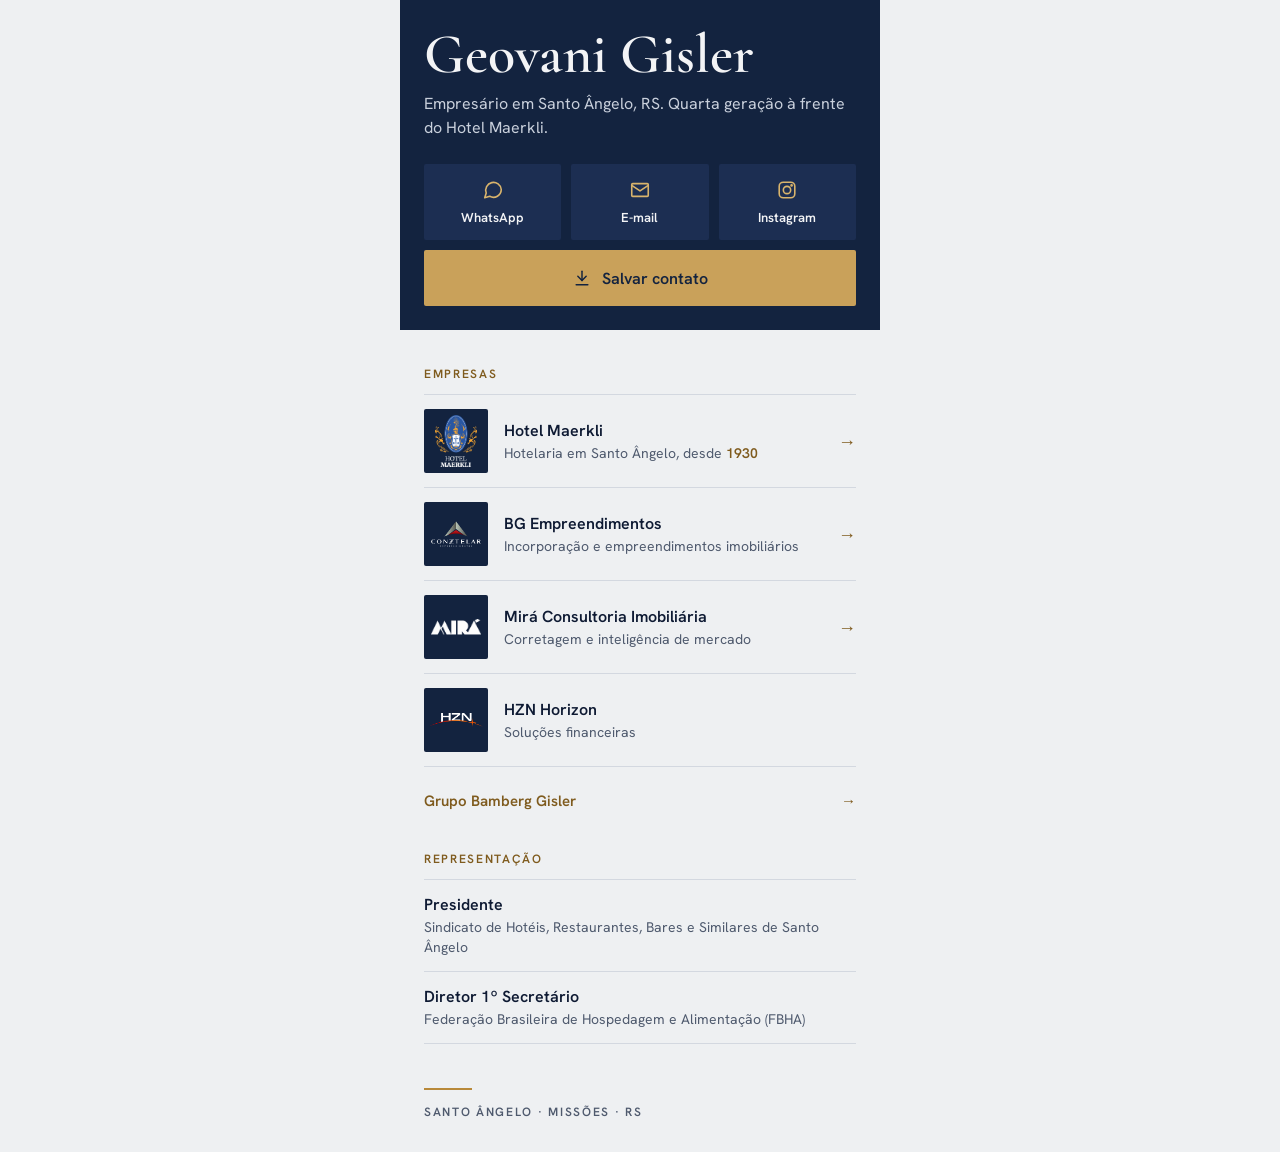
<file: index.html>
<!doctype html>
<html lang="pt-BR">
<head>
<meta charset="utf-8">
<meta name="viewport" content="width=device-width, initial-scale=1">
<title>Geovani Gisler</title>
<meta name="description" content="Empresário em Santo Ângelo, RS. Quarta geração à frente do Hotel Maerkli.">
<meta property="og:type" content="website">
<meta property="og:locale" content="pt_BR">
<meta property="og:title" content="Geovani Gisler">
<meta property="og:description" content="Empresário em Santo Ângelo, RS. Quarta geração à frente do Hotel Maerkli.">
<meta property="og:url" content="https://paolacodes1.github.io/geovani/">
<meta property="og:image" content="https://paolacodes1.github.io/geovani/og.png">
<meta property="og:image:width" content="1200">
<meta property="og:image:height" content="630">
<meta name="twitter:card" content="summary_large_image">
<meta name="theme-color" content="#13233F">
<link rel="icon" type="image/svg+xml" href="img/arches-navy.svg">
<link rel="preload" href="fonts/cormorant-garamond-latin-600-normal.woff2?v=20261102" as="font" type="font/woff2" crossorigin>
<link rel="stylesheet" href="fonts.css?v=20261102">
<link rel="stylesheet" href="style.css?v=20261102">
</head>
<body>
<div class="card">

  <header>
    <div class="intro">
      <h1>Geovani Gisler</h1>
      <p>Empresário em Santo Ângelo, RS. Quarta geração à frente do Hotel Maerkli.</p>
    </div>
    <nav aria-label="Contato">
      <div class="acts">
        <a class="act" href="https://wa.me/5555999903040" aria-label="WhatsApp, +55 55 99990-3040">
          <svg width="22" height="22" viewBox="0 0 24 24" fill="none" stroke="#D9B46C" stroke-width="1.75" stroke-linecap="round" stroke-linejoin="round" aria-hidden="true"><path d="M21 11.5a8.5 8.5 0 0 1-12.6 7.4L3 20.5l1.6-5.2A8.5 8.5 0 1 1 21 11.5z"/></svg>
          <span>WhatsApp</span>
        </a>
        <a class="act" href="mailto:ge@maerkli.com" aria-label="E-mail, ge@maerkli.com">
          <svg width="22" height="22" viewBox="0 0 24 24" fill="none" stroke="#D9B46C" stroke-width="1.75" stroke-linecap="round" stroke-linejoin="round" aria-hidden="true"><rect x="3" y="5" width="18" height="14" rx="1"/><path d="M3 7l9 6 9-6"/></svg>
          <span>E-mail</span>
        </a>
        <a class="act" href="https://www.instagram.com/geovani_gisler/" aria-label="Instagram, @geovani_gisler">
          <svg width="22" height="22" viewBox="0 0 24 24" fill="none" stroke="#D9B46C" stroke-width="1.75" stroke-linecap="round" stroke-linejoin="round" aria-hidden="true"><rect x="3.5" y="3.5" width="17" height="17" rx="4.5"/><circle cx="12" cy="12" r="4"/><circle cx="17" cy="7" r="0.6" fill="#D9B46C"/></svg>
          <span>Instagram</span>
        </a>
      </div>
      <a class="save" href="/geovani/geovani-gisler.vcf" download="geovani-gisler.vcf">
        <svg width="20" height="20" viewBox="0 0 24 24" fill="none" stroke="#13233F" stroke-width="1.75" stroke-linecap="round" stroke-linejoin="round" aria-hidden="true"><path d="M12 4v11"/><path d="M7 10l5 5 5-5"/><path d="M5 20h14"/></svg>
        <span>Salvar contato</span>
      </a>
    </nav>
  </header>

  <section aria-labelledby="empresas">
    <h2 id="empresas">Empresas</h2>
    <div class="cos">
      <a class="co" href="https://www.maerkli.com/">
        <span class="tile"><img src="img/logos/maerkli.png" alt="" style="height:52px"></span>
        <span class="x"><b>Hotel Maerkli</b><small>Hotelaria em Santo Ângelo, desde <span class="year">1930</span></small></span>
        <span class="ar" aria-hidden="true">→</span>
      </a>
      <a class="co" href="https://www.conztelar.com.br/">
        <span class="tile"><img src="img/logos/conztelar.png" alt="" style="width:54px"></span>
        <span class="x"><b>BG Empreendimentos</b><small>Incorporação e empreendimentos imobiliários</small></span>
        <span class="ar" aria-hidden="true">→</span>
      </a>
      <a class="co" href="https://www.mira.cim.br/">
        <span class="tile"><img src="img/logos/mira.png" alt="" style="width:50px"></span>
        <span class="x"><b>Mirá Consultoria Imobiliária</b><small>Corretagem e inteligência de mercado</small></span>
        <span class="ar" aria-hidden="true">→</span>
      </a>
      <div class="co">
        <span class="tile"><img src="img/logos/hzn.png" alt="" style="width:54px"></span>
        <span class="x"><b>HZN Horizon</b><small>Soluções financeiras</small></span>
      </div>
    </div>
    <a class="group" href="https://bamberggisler.com.br/"><span>Grupo Bamberg Gisler</span><span aria-hidden="true">→</span></a>
  </section>

  <section aria-labelledby="representacao">
    <h2 id="representacao">Representação</h2>
    <div class="list">
      <div class="row"><b>Presidente</b><span class="d">Sindicato de Hotéis, Restaurantes, Bares e Similares de Santo Ângelo</span></div>
      <div class="row"><b>Diretor 1º Secretário</b><span class="d">Federação Brasileira de Hospedagem e Alimentação (FBHA)</span></div>
    </div>
  </section>

  <footer>
    <div class="rule"></div>
    <p class="eyebrow">Santo Ângelo · Missões · RS</p>
  </footer>
</div>
</body>
</html>
</file>
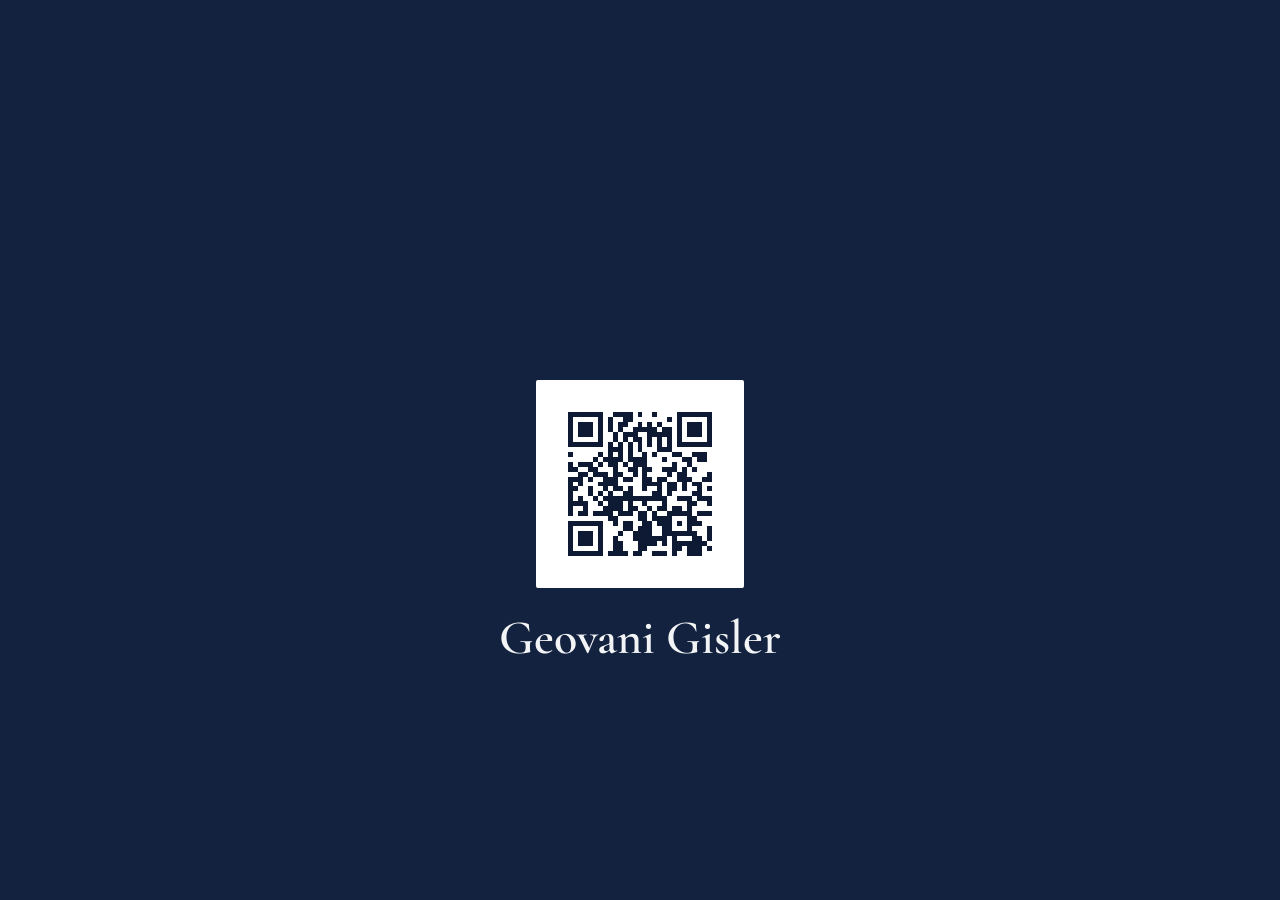
<file: wallpaper/index.html>
<!doctype html>
<html lang="pt-BR">
<head>
<meta charset="utf-8">
<meta name="viewport" content="width=device-width, initial-scale=1">
<meta name="robots" content="noindex, nofollow">
<title>Papel de parede com QR</title>
<link rel="stylesheet" href="../fonts.css?v=20261102">
<style>
:root{--navy:#13233F;--on-navy:#F3F4F6}
html,body{margin:0;height:100%;background:var(--navy)}
.wp{position:relative;overflow:hidden;width:100vw;height:100vh;height:100dvh;min-height:100%;background:var(--navy);color:var(--on-navy)}
.stack{position:absolute;left:0;right:0;top:380px;display:flex;flex-direction:column;align-items:center;gap:28px}
.qr{padding:12px;background:#FFF;border-radius:2px}
.qr img{display:block;width:184px;height:184px}
.name{margin:0;font-family:'Cormorant Garamond',Georgia,serif;font-weight:600;font-size:48px;line-height:44px;color:var(--on-navy)}
</style>
</head>
<body>
<div class="wp">
  <div class="stack">
    <div class="qr"><img src="qr-geovani.svg" alt="QR code para o cartão digital de Geovani Gisler"></div>
    <p class="name">Geovani Gisler</p>
  </div>
</div>
</body>
</html>
</file>
<file: fonts.css>
/* Self-hosted fonts: Cormorant Garamond 600, Hanken Grotesk 400/500/600 (latin + latin-ext) */
@font-face{font-family:'Cormorant Garamond';font-style:normal;font-weight:600;font-display:swap;src:url(fonts/cormorant-garamond-latin-ext-600-normal.woff2?v=20261102) format('woff2');unicode-range:U+0100-02BA,U+02BD-02C5,U+02C7-02CC,U+02CE-02D7,U+02DD-02FF,U+0304,U+0308,U+0329,U+1D00-1DBF,U+1E00-1E9F,U+1EF2-1EFF,U+2020,U+20A0-20AB,U+20AD-20C0,U+2113,U+2C60-2C7F,U+A720-A7FF}
@font-face{font-family:'Cormorant Garamond';font-style:normal;font-weight:600;font-display:swap;src:url(fonts/cormorant-garamond-latin-600-normal.woff2?v=20261102) format('woff2');unicode-range:U+0000-00FF,U+0131,U+0152-0153,U+02BB-02BC,U+02C6,U+02DA,U+02DC,U+0304,U+0308,U+0329,U+2000-206F,U+20AC,U+2122,U+2191,U+2193,U+2212,U+2215,U+FEFF,U+FFFD}
@font-face{font-family:'Hanken Grotesk';font-style:normal;font-weight:400;font-display:swap;src:url(fonts/hanken-grotesk-latin-ext-400-normal.woff2?v=20261102) format('woff2');unicode-range:U+0100-02BA,U+02BD-02C5,U+02C7-02CC,U+02CE-02D7,U+02DD-02FF,U+0304,U+0308,U+0329,U+1D00-1DBF,U+1E00-1E9F,U+1EF2-1EFF,U+2020,U+20A0-20AB,U+20AD-20C0,U+2113,U+2C60-2C7F,U+A720-A7FF}
@font-face{font-family:'Hanken Grotesk';font-style:normal;font-weight:400;font-display:swap;src:url(fonts/hanken-grotesk-latin-400-normal.woff2?v=20261102) format('woff2');unicode-range:U+0000-00FF,U+0131,U+0152-0153,U+02BB-02BC,U+02C6,U+02DA,U+02DC,U+0304,U+0308,U+0329,U+2000-206F,U+20AC,U+2122,U+2191,U+2193,U+2212,U+2215,U+FEFF,U+FFFD}
@font-face{font-family:'Hanken Grotesk';font-style:normal;font-weight:500;font-display:swap;src:url(fonts/hanken-grotesk-latin-ext-500-normal.woff2?v=20261102) format('woff2');unicode-range:U+0100-02BA,U+02BD-02C5,U+02C7-02CC,U+02CE-02D7,U+02DD-02FF,U+0304,U+0308,U+0329,U+1D00-1DBF,U+1E00-1E9F,U+1EF2-1EFF,U+2020,U+20A0-20AB,U+20AD-20C0,U+2113,U+2C60-2C7F,U+A720-A7FF}
@font-face{font-family:'Hanken Grotesk';font-style:normal;font-weight:500;font-display:swap;src:url(fonts/hanken-grotesk-latin-500-normal.woff2?v=20261102) format('woff2');unicode-range:U+0000-00FF,U+0131,U+0152-0153,U+02BB-02BC,U+02C6,U+02DA,U+02DC,U+0304,U+0308,U+0329,U+2000-206F,U+20AC,U+2122,U+2191,U+2193,U+2212,U+2215,U+FEFF,U+FFFD}
@font-face{font-family:'Hanken Grotesk';font-style:normal;font-weight:600;font-display:swap;src:url(fonts/hanken-grotesk-latin-ext-600-normal.woff2?v=20261102) format('woff2');unicode-range:U+0100-02BA,U+02BD-02C5,U+02C7-02CC,U+02CE-02D7,U+02DD-02FF,U+0304,U+0308,U+0329,U+1D00-1DBF,U+1E00-1E9F,U+1EF2-1EFF,U+2020,U+20A0-20AB,U+20AD-20C0,U+2113,U+2C60-2C7F,U+A720-A7FF}
@font-face{font-family:'Hanken Grotesk';font-style:normal;font-weight:600;font-display:swap;src:url(fonts/hanken-grotesk-latin-600-normal.woff2?v=20261102) format('woff2');unicode-range:U+0000-00FF,U+0131,U+0152-0153,U+02BB-02BC,U+02C6,U+02DA,U+02DC,U+0304,U+0308,U+0329,U+2000-206F,U+20AC,U+2122,U+2191,U+2193,U+2212,U+2215,U+FEFF,U+FFFD}
</file>
<file: style.css>
:root{
  --ground:#EEF0F2;--line:#D3D8E0;--ink:#0E1A33;--ink-muted:#4F5A6E;
  --navy:#13233F;--on-navy:#F3F4F6;--gold:#B8893A;--gold-text:#7F5B1E;--header-sub:#C9D0DC;
}
*{box-sizing:border-box}
body{margin:0;background:var(--ground);color:var(--ink);font-family:'Hanken Grotesk','Helvetica Neue',Arial,sans-serif;-webkit-text-size-adjust:100%}
a{color:inherit;text-decoration:none}
a:focus-visible{outline:2px solid var(--gold-text);outline-offset:2px}

.card{max-width:480px;min-height:100vh;min-height:100dvh;margin:0 auto;background:var(--ground);display:flex;flex-direction:column}

.eyebrow{margin:0;font-size:12px;line-height:16px;font-weight:600;letter-spacing:.14em;text-transform:uppercase}
.rule{width:48px;height:2px;background:var(--gold)}

header{background:var(--navy);color:var(--on-navy);padding:28px 24px 24px;display:flex;flex-direction:column;gap:24px}
.intro{display:flex;flex-direction:column;gap:12px}
h1{margin:0;font-family:'Cormorant Garamond',Georgia,serif;font-weight:600;font-size:56px;line-height:52px;color:var(--on-navy)}
.intro p{margin:0;font-size:16px;line-height:24px;color:var(--header-sub)}

nav{display:flex;flex-direction:column;gap:10px}
.acts{display:grid;grid-template-columns:1fr 1fr 1fr;gap:10px}
.act{display:flex;flex-direction:column;align-items:center;justify-content:center;gap:8px;height:76px;border-radius:2px;background:#1C2E52;color:var(--on-navy);font-size:13px;font-weight:600}
.act:hover{background:#243A64}
.save{display:flex;align-items:center;justify-content:center;gap:10px;min-height:56px;border-radius:2px;background:#C9A15A;color:var(--navy);font-size:16px;font-weight:600}
.save:hover{background:#D3AE6B}

section{padding:36px 24px 0;display:flex;flex-direction:column;gap:12px}
section + section{padding-top:28px}
h2{margin:0;font-size:12px;line-height:16px;font-weight:600;letter-spacing:.14em;text-transform:uppercase;color:var(--gold-text)}
.list{display:flex;flex-direction:column;border-top:1px solid var(--line)}
.row{display:flex;flex-direction:column;gap:2px;padding:14px 0;border-bottom:1px solid var(--line)}
.row b{font-size:16px;font-weight:600}
.row .d{font-size:14px;line-height:20px;color:var(--ink-muted)}
.cos{display:flex;flex-direction:column;border-top:1px solid var(--line)}
.co{display:flex;align-items:center;gap:16px;padding:14px 0;border-bottom:1px solid var(--line)}
.co .tile{width:64px;height:64px;flex:none;background:var(--navy);border-radius:2px;display:flex;align-items:center;justify-content:center}
.co .tile img{display:block}
.co .x{display:flex;flex-direction:column;gap:2px;flex:1}
.co b{font-size:16px;font-weight:600}
.co small{font-size:14px;line-height:20px;color:var(--ink-muted)}
.co .year{color:var(--gold-text);font-weight:600}
.co .ar{color:var(--gold-text);font-size:18px}
a.co:hover b{color:var(--gold-text)}
.group{display:flex;align-items:center;justify-content:space-between;min-height:44px;font-size:15px;font-weight:600;color:var(--gold-text)}
.group:hover{color:#5E4314}

footer{margin-top:auto;padding:44px 24px 32px;display:flex;flex-direction:column;gap:14px}
footer .eyebrow{color:var(--ink-muted)}

@media (max-width:380px){
  h1{font-size:52px;line-height:48px}
}
@media (max-width:340px){
  h1{font-size:46px;line-height:44px}
}
</file>
